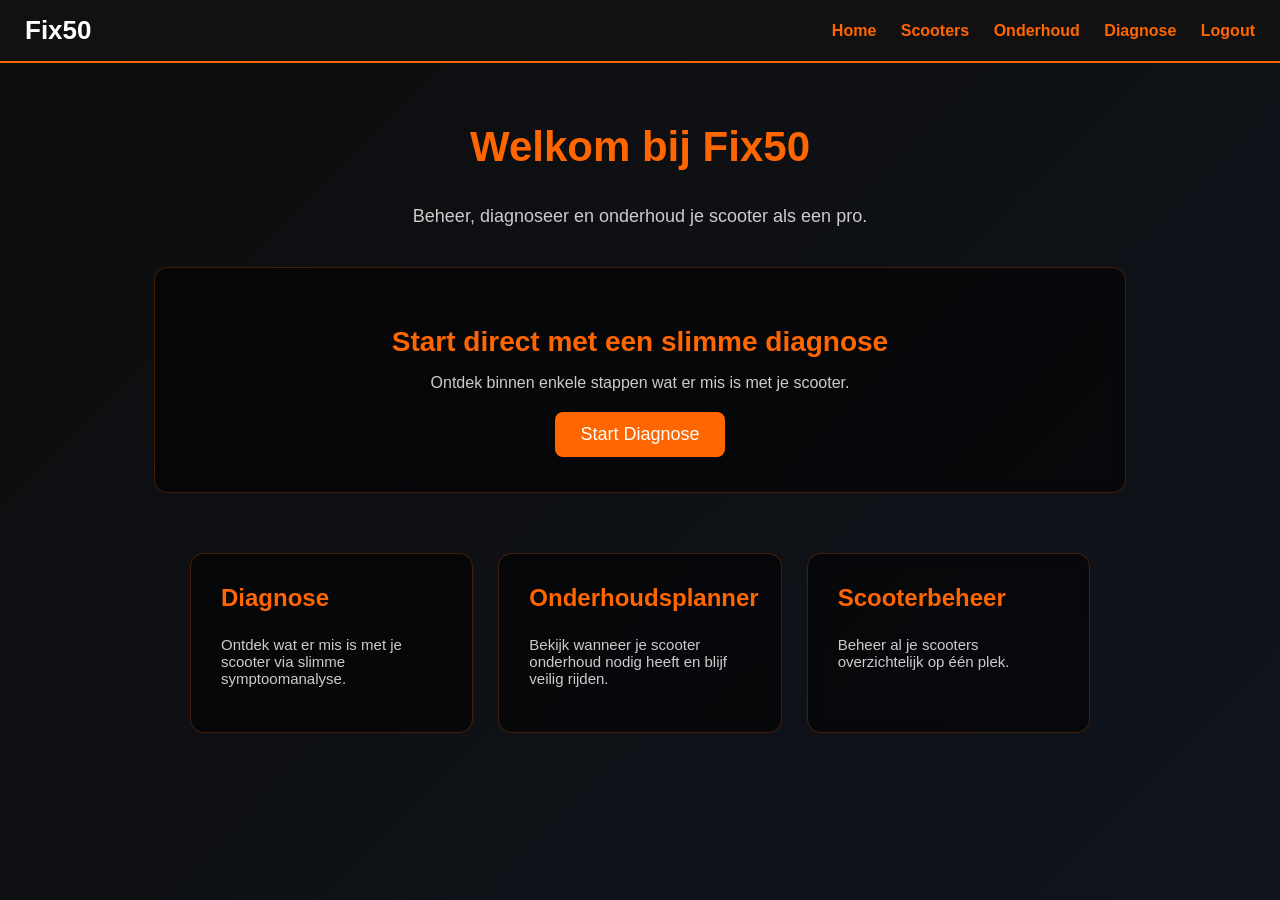
<file: index.html>
<!DOCTYPE html>
<html lang="nl">
<head>
    <meta charset="UTF-8">
    <title>Fix50 – Home</title>
    <link rel="stylesheet" href="style.css">
</head>

<body class="index-bg">

<header class="topbar">
    <span class="logo-text">Fix50</span>

    <nav class="nav-links">
        <a class="active" href="index.html">Home</a>
        <a href="scooter.html">Scooters</a>
        <a href="onderhoud.html">Onderhoud</a>
        <a href="diagnose.html">Diagnose</a>
        <a href="login.html" onclick="localStorage.removeItem('token')">Logout</a>
    </nav>
</header>

<section class="hero">
    <h1>Welkom bij Fix50</h1>
    <p>Beheer, diagnoseer en onderhoud je scooter als een pro.</p>
</section>

<section class="cta-banner">
    <h2>Start direct met een slimme diagnose</h2>
    <p>Ontdek binnen enkele stappen wat er mis is met je scooter.</p>
    <a href="diagnose.html" class="cta-button">Start Diagnose</a>
</section>

<div class="home-grid">
    <a href="diagnose.html" class="home-card">
        <h3>Diagnose</h3>
        <p>Ontdek wat er mis is met je scooter via slimme symptoomanalyse.</p>
    </a>

    <a href="onderhoud.html" class="home-card">
        <h3>Onderhoudsplanner</h3>
        <p>Bekijk wanneer je scooter onderhoud nodig heeft en blijf veilig rijden.</p>
    </a>

    <a href="scooter.html" class="home-card">
        <h3>Scooterbeheer</h3>
        <p>Beheer al je scooters overzichtelijk op één plek.</p>
    </a>
</div>

</body>
</html>
</file>
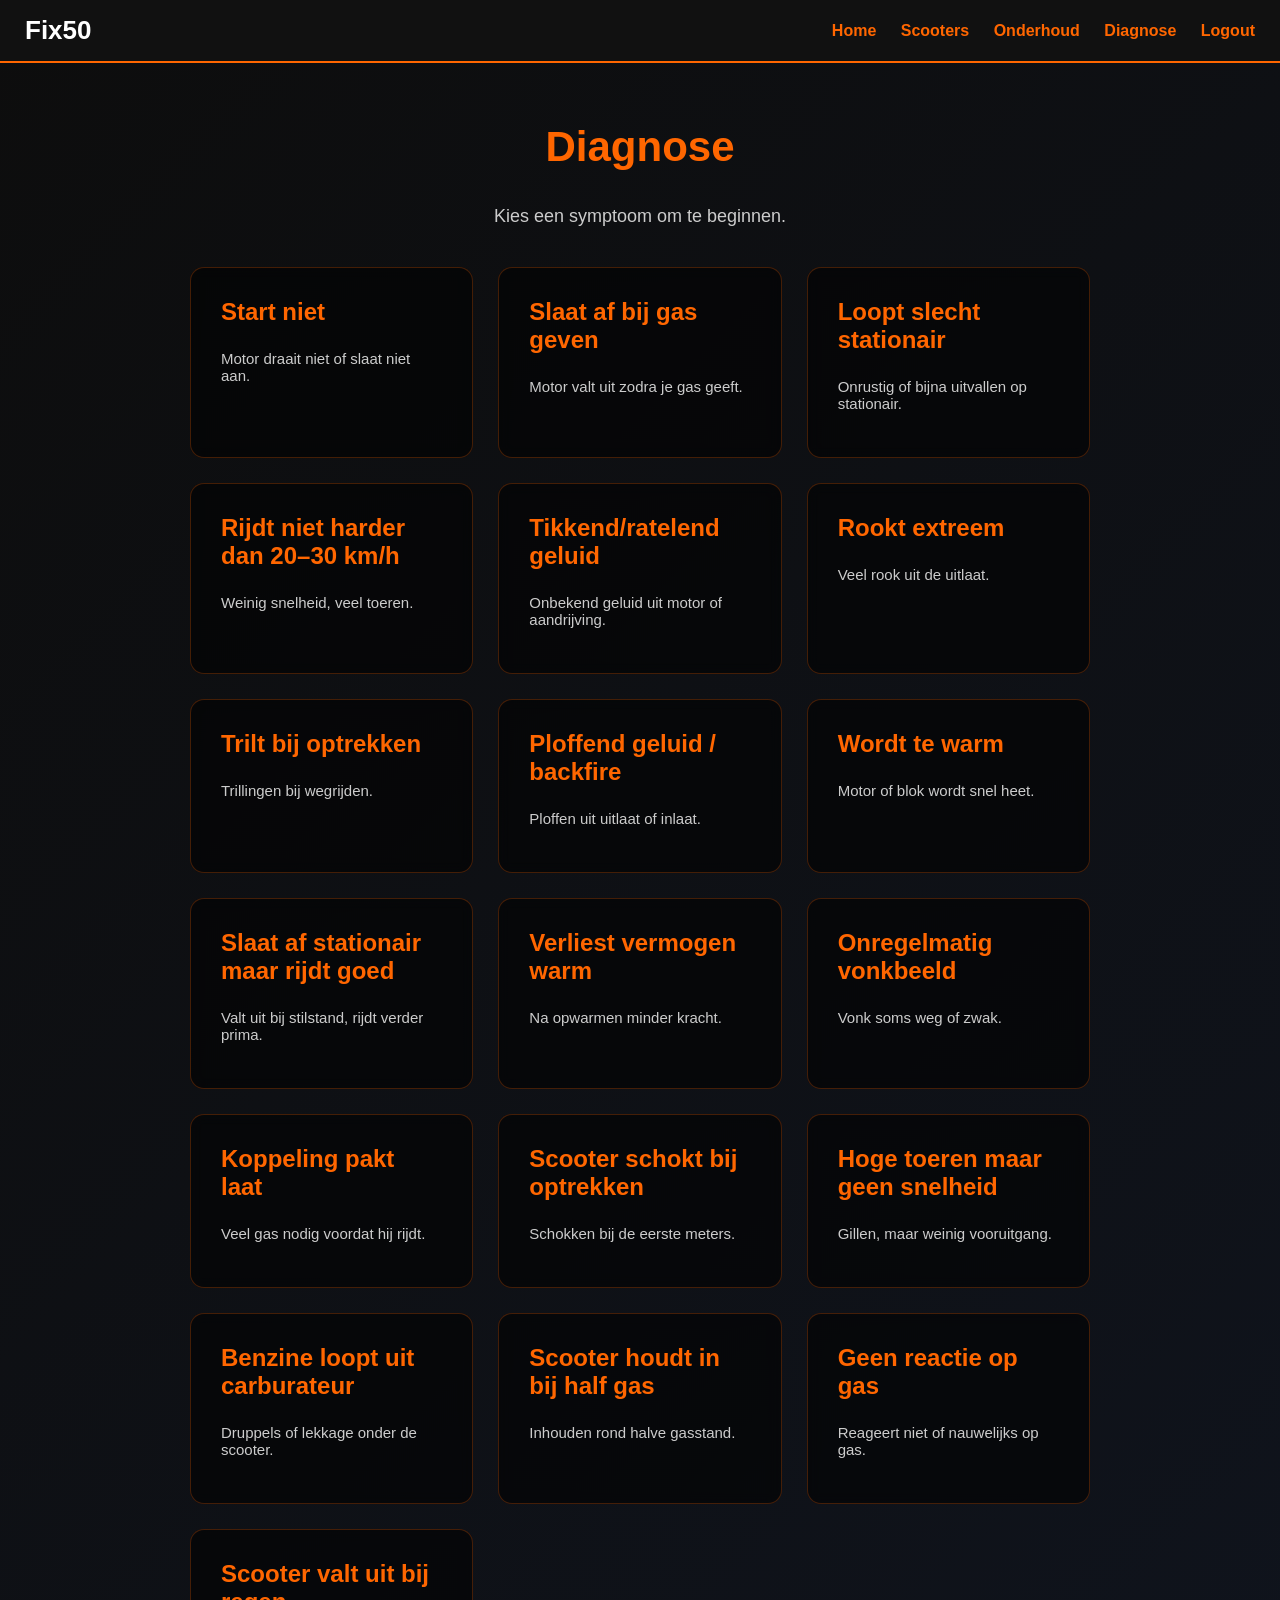
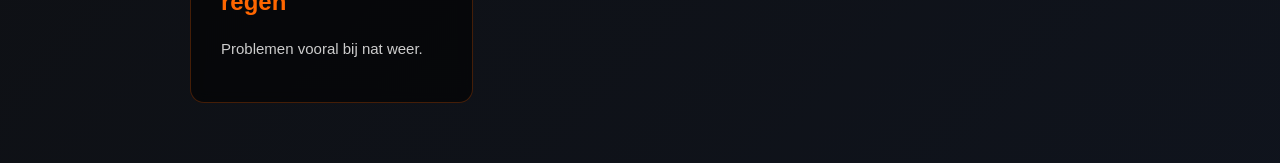
<file: diagnose.html>
<!DOCTYPE html>
<html lang="nl">
<head>
    <meta charset="UTF-8">
    <title>Diagnose – Fix50</title>
    <link rel="stylesheet" href="style.css">
</head>

<body class="index-bg">

<header class="topbar">
    <span class="logo-text">Fix50</span>

    <nav class="nav-links">
        <a href="index.html">Home</a>
        <a href="scooter.html">Scooters</a>
        <a href="onderhoud.html">Onderhoud</a>
        <a class="active" href="diagnose.html">Diagnose</a>
        <a href="login.html" onclick="localStorage.removeItem('token')">Logout</a>
    </nav>
</header>

<section class="hero">
    <h1>Diagnose</h1>
    <p>Kies een symptoom om te beginnen.</p>
</section>

<div class="symptom-cards home-grid">

    <div class="home-card" onclick="startDiagnosis('Start niet')">
        <h3>Start niet</h3>
        <p>Motor draait niet of slaat niet aan.</p>
    </div>

    <div class="home-card" onclick="startDiagnosis('Slaat af bij gas geven')">
        <h3>Slaat af bij gas geven</h3>
        <p>Motor valt uit zodra je gas geeft.</p>
    </div>

    <div class="home-card" onclick="startDiagnosis('Loopt slecht stationair')">
        <h3>Loopt slecht stationair</h3>
        <p>Onrustig of bijna uitvallen op stationair.</p>
    </div>

    <div class="home-card" onclick="startDiagnosis('Rijdt niet harder dan 20–30 km/h')">
        <h3>Rijdt niet harder dan 20–30 km/h</h3>
        <p>Weinig snelheid, veel toeren.</p>
    </div>

    <div class="home-card" onclick="startDiagnosis('Tikkend/ratelend geluid')">
        <h3>Tikkend/ratelend geluid</h3>
        <p>Onbekend geluid uit motor of aandrijving.</p>
    </div>

    <div class="home-card" onclick="startDiagnosis('Rookt extreem')">
        <h3>Rookt extreem</h3>
        <p>Veel rook uit de uitlaat.</p>
    </div>

    <div class="home-card" onclick="startDiagnosis('Trilt bij optrekken')">
        <h3>Trilt bij optrekken</h3>
        <p>Trillingen bij wegrijden.</p>
    </div>

    <div class="home-card" onclick="startDiagnosis('Ploffend geluid / backfire')">
        <h3>Ploffend geluid / backfire</h3>
        <p>Ploffen uit uitlaat of inlaat.</p>
    </div>

    <div class="home-card" onclick="startDiagnosis('Wordt te warm')">
        <h3>Wordt te warm</h3>
        <p>Motor of blok wordt snel heet.</p>
    </div>

    <div class="home-card" onclick="startDiagnosis('Slaat af stationair maar rijdt goed')">
        <h3>Slaat af stationair maar rijdt goed</h3>
        <p>Valt uit bij stilstand, rijdt verder prima.</p>
    </div>

    <div class="home-card" onclick="startDiagnosis('Verliest vermogen warm')">
        <h3>Verliest vermogen warm</h3>
        <p>Na opwarmen minder kracht.</p>
    </div>

    <div class="home-card" onclick="startDiagnosis('Onregelmatig vonkbeeld')">
        <h3>Onregelmatig vonkbeeld</h3>
        <p>Vonk soms weg of zwak.</p>
    </div>

    <div class="home-card" onclick="startDiagnosis('Koppeling pakt laat')">
        <h3>Koppeling pakt laat</h3>
        <p>Veel gas nodig voordat hij rijdt.</p>
    </div>

    <div class="home-card" onclick="startDiagnosis('Scooter schokt bij optrekken')">
        <h3>Scooter schokt bij optrekken</h3>
        <p>Schokken bij de eerste meters.</p>
    </div>

    <div class="home-card" onclick="startDiagnosis('Hoge toeren maar geen snelheid')">
        <h3>Hoge toeren maar geen snelheid</h3>
        <p>Gillen, maar weinig vooruitgang.</p>
    </div>

    <div class="home-card" onclick="startDiagnosis('Benzine loopt uit carburateur')">
        <h3>Benzine loopt uit carburateur</h3>
        <p>Druppels of lekkage onder de scooter.</p>
    </div>

    <div class="home-card" onclick="startDiagnosis('Scooter houdt in bij half gas')">
        <h3>Scooter houdt in bij half gas</h3>
        <p>Inhouden rond halve gasstand.</p>
    </div>

    <div class="home-card" onclick="startDiagnosis('Geen reactie op gas')">
        <h3>Geen reactie op gas</h3>
        <p>Reageert niet of nauwelijks op gas.</p>
    </div>

    <div class="home-card" onclick="startDiagnosis('Scooter valt uit bij regen')">
        <h3>Scooter valt uit bij regen</h3>
        <p>Problemen vooral bij nat weer.</p>
    </div>

</div>

<div id="wizard" class="hidden"></div>

<script src="diagnoseData.js"></script>
<script src="diagnoseFlow.js"></script>
</body>
</html>
</file>
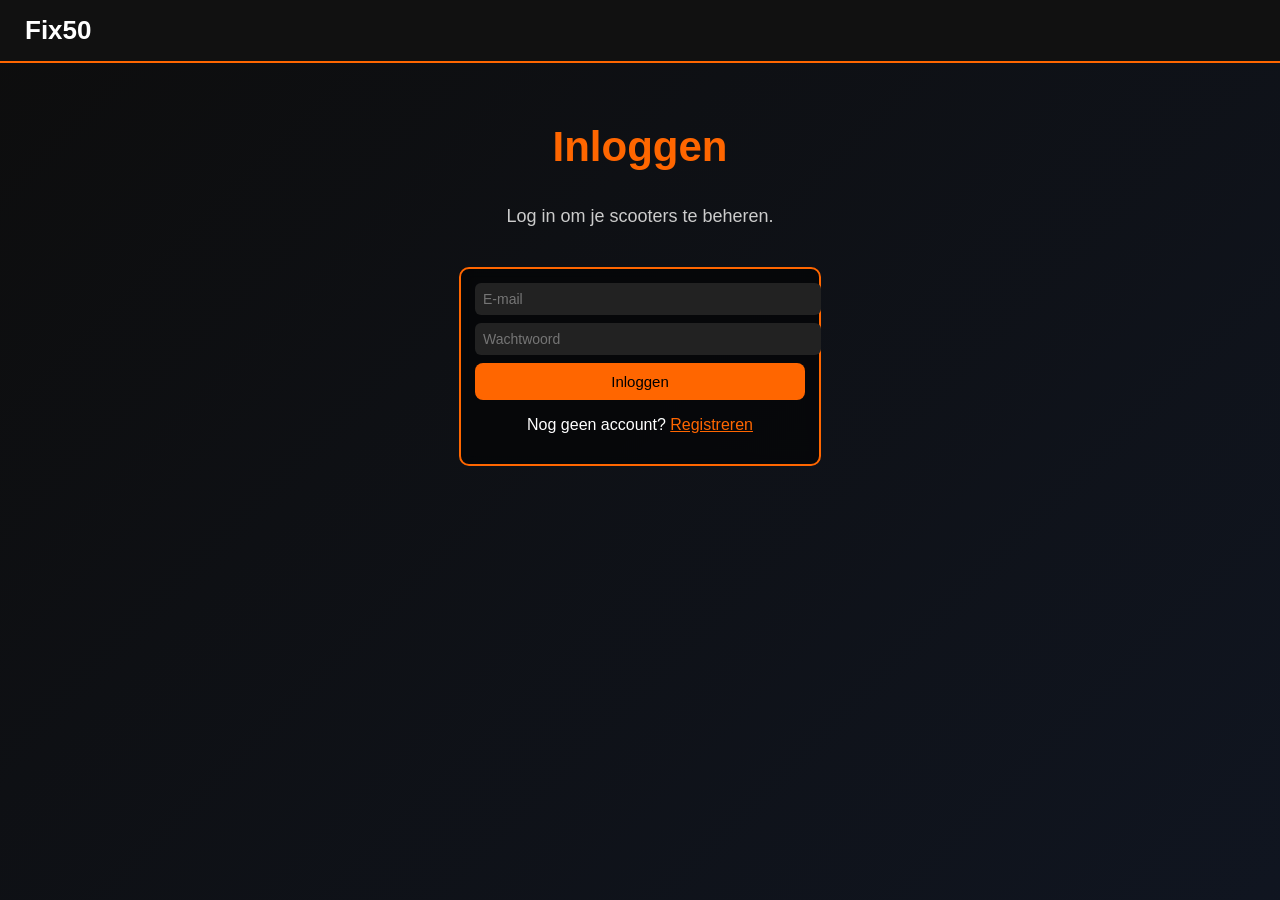
<file: login.html>
<!DOCTYPE html>
<html lang="nl">
<head>
    <meta charset="UTF-8">
    <title>Login – Fix50</title>
    <link rel="stylesheet" href="style.css">
</head>

<body class="index-bg">

<header class="topbar">
    <span class="logo-text">Fix50</span>
</header>

<section class="hero">
    <h1>Inloggen</h1>
    <p>Log in om je scooters te beheren.</p>
</section>

<div class="form-card">
    <input id="email" type="email" placeholder="E-mail">
    <input id="password" type="password" placeholder="Wachtwoord">

    <button onclick="login()">Inloggen</button>

    <p id="login-msg"></p>

    <p style="text-align:center; margin-top:10px;">
        Nog geen account? <a href="register.html" style="color:#ff6600;">Registreren</a>
    </p>
</div>

<script>
async function login() {
    const email = document.getElementById("email").value.trim();
    const password = document.getElementById("password").value.trim();
    const msg = document.getElementById("login-msg");

    msg.textContent = "";
    msg.style.color = "red";

    if (!email || !password) {
        msg.textContent = "Vul alle velden in.";
        return;
    }

    try {
        const res = await fetch("https://fix50.onrender.com/api/auth/login", {
            method: "POST",
            headers: {"Content-Type": "application/json"},
            body: JSON.stringify({ email, password })
        });

        const data = await res.json();

        if (!res.ok) throw new Error(data.error || "Login mislukt");

        localStorage.setItem("token", data.token);

        msg.style.color = "green";
        msg.textContent = "Succesvol ingelogd!";

        setTimeout(() => location.href = "scooter.html", 500);

    } catch (err) {
        msg.textContent = err.message;
    }
}
</script>

</body>
</html>
</file>
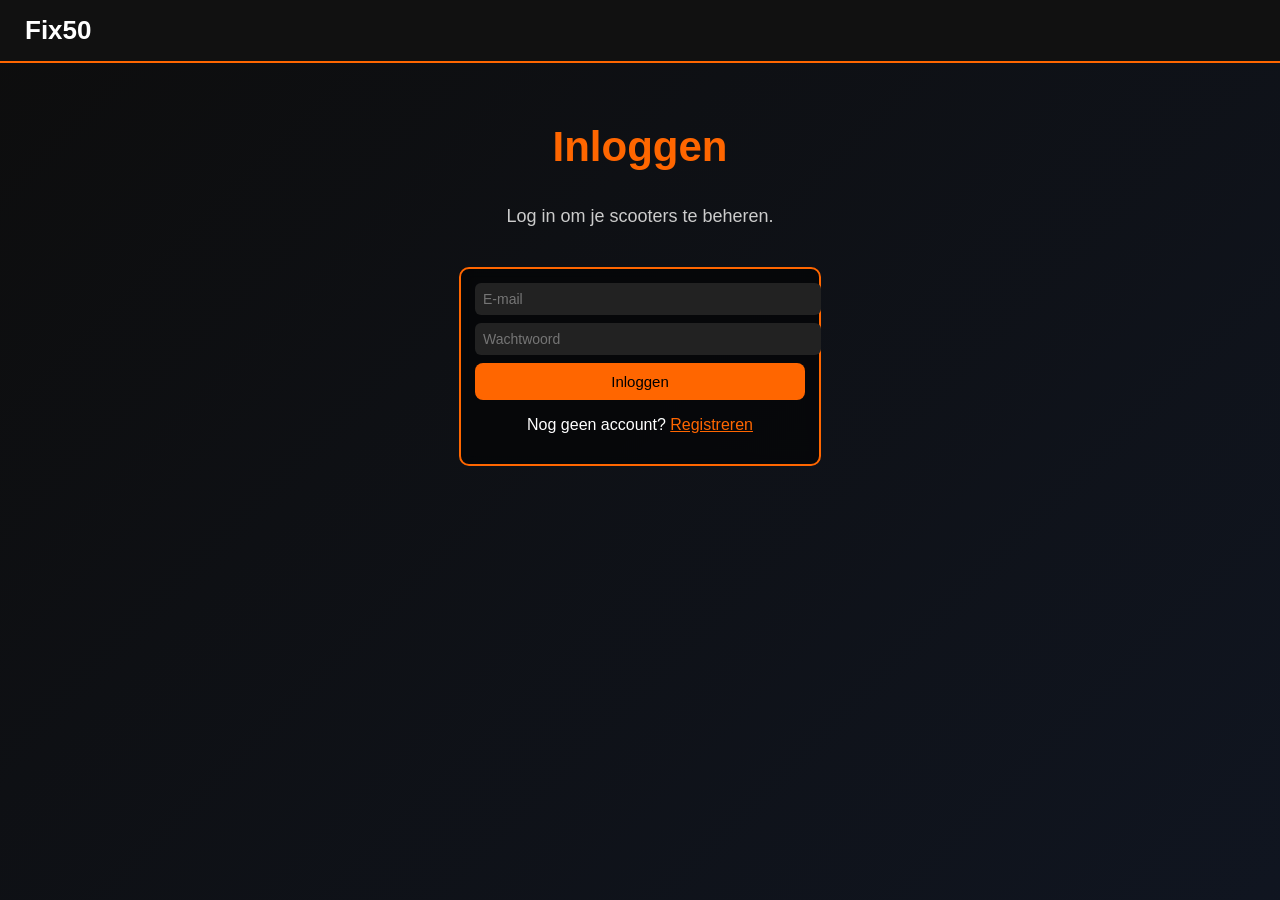
<file: onderhoud.html>
<!DOCTYPE html>
<html lang="nl">
<head>
    <meta charset="UTF-8">
    <title>Onderhoudsplanner – Fix50</title>
    <link rel="stylesheet" href="style.css">
</head>

<body class="index-bg">

<header class="topbar">
    <span class="logo-text">Fix50</span>

    <nav class="nav-links">
        <a href="index.html">Home</a>
        <a href="scooter.html">Scooters</a>
        <a class="active" href="onderhoud.html">Onderhoud</a>
        <a href="diagnose.html">Diagnose</a>
        <a href="login.html" onclick="localStorage.removeItem('token')">Logout</a>
    </nav>
</header>

<section class="hero">
    <h1>Onderhoudsplanner</h1>
    <p>Vul je kilometers in en ontvang automatisch onderhoudsadvies.</p>
</section>

<!-- KM INVOER -->
<div class="form-card">
    <h3 style="color:#ff6600; text-align:center;">Onderhoud instellen</h3>

    <input id="kmPerDag" type="number" placeholder="Hoeveel km rijd je per dag?">
    <button onclick="berekenOnderhoud()">Bereken onderhoud</button>

    <p id="onderhoud-msg"></p>
</div>

<!-- RESULTATEN -->
<div id="onderhoud-resultaten" class="home-grid"></div>

<!-- MAIL SIMULATIE -->
<div id="mail-simulatie" class="diagnose-container hidden">
    <h2>📧 Onderhoudsmelding verstuurd</h2>
    <p>Fix50 heeft een onderhoudsherinnering naar jouw e-mail gestuurd.</p>
    <p style="color:#ff6600;">(Simulatie voor je docent — geen echte mail)</p>
</div>

<script src="script.js"></script>
<script src="onderhoudLogic.js"></script>

</body>
</html>
</file>
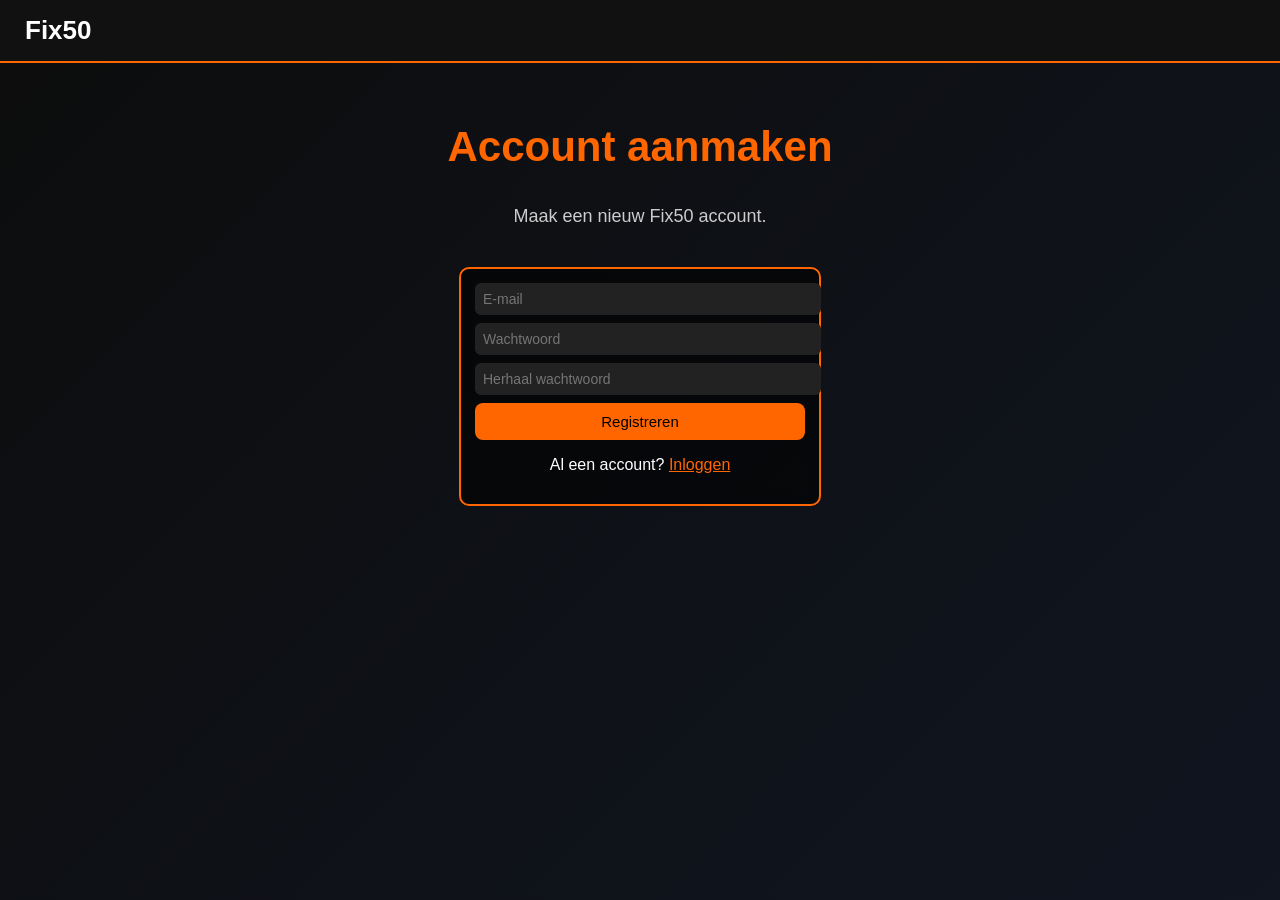
<file: register.html>
<!DOCTYPE html>
<html lang="nl">
<head>
    <meta charset="UTF-8">
    <title>Registreren – Fix50</title>
    <link rel="stylesheet" href="style.css">
</head>

<body class="index-bg">

<header class="topbar">
    <span class="logo-text">Fix50</span>
</header>

<section class="hero">
    <h1>Account aanmaken</h1>
    <p>Maak een nieuw Fix50 account.</p>
</section>

<div class="form-card">
    <input id="email" type="email" placeholder="E-mail">
    <input id="password" type="password" placeholder="Wachtwoord">
    <input id="password2" type="password" placeholder="Herhaal wachtwoord">

    <button onclick="register()">Registreren</button>

    <p id="reg-msg"></p>

    <p style="text-align:center; margin-top:10px;">
        Al een account? <a href="login.html" style="color:#ff6600;">Inloggen</a>
    </p>
</div>

<script>
async function register() {
    const email = document.getElementById("email").value.trim();
    const password = document.getElementById("password").value.trim();
    const password2 = document.getElementById("password2").value.trim();
    const msg = document.getElementById("reg-msg");

    msg.textContent = "";
    msg.style.color = "red";

    if (!email || !password || !password2) {
        msg.textContent = "Vul alle velden in.";
        return;
    }

    if (password !== password2) {
        msg.textContent = "Wachtwoorden komen niet overeen.";
        return;
    }

    try {
        const res = await fetch("https://fix50.onrender.com/api/auth/register", {
            method: "POST",
            headers: {"Content-Type": "application/json"},
            body: JSON.stringify({ email, password })
        });

        const data = await res.json();

        if (!res.ok) throw new Error(data.error || "Registratie mislukt");

        msg.style.color = "green";
        msg.textContent = "Account aangemaakt! Je wordt ingelogd...";

        // Automatisch inloggen
        localStorage.setItem("token", data.token);

        setTimeout(() => location.href = "scooter.html", 500);

    } catch (err) {
        msg.textContent = err.message;
    }
}
</script>

</body>
</html>
</file>
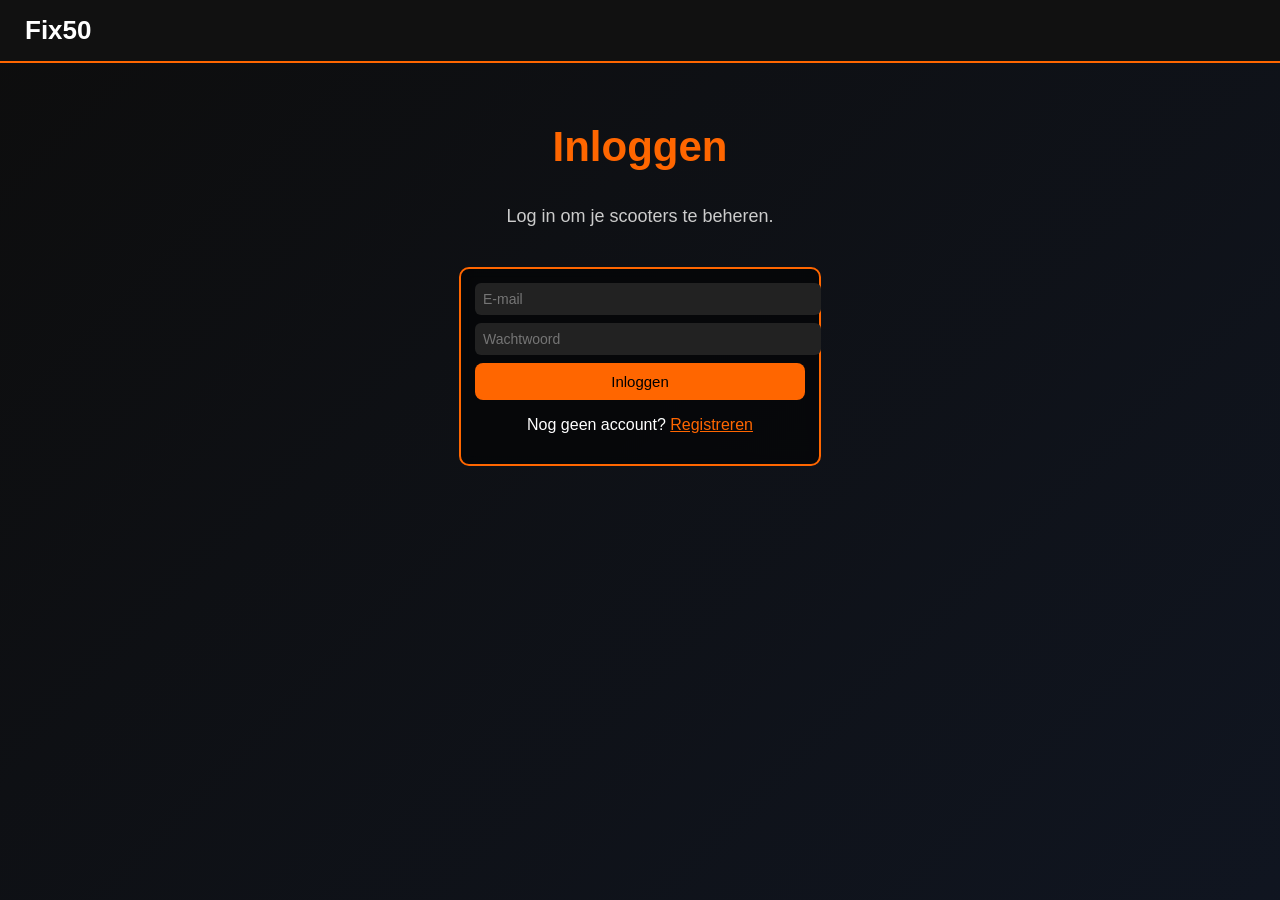
<file: scooter.html>
<!DOCTYPE html>
<html lang="nl">
<head>
    <meta charset="UTF-8">
    <title>Scooterbeheer – Fix50</title>
    <link rel="stylesheet" href="style.css">
</head>

<body class="index-bg">

<header class="topbar">
    <span class="logo-text">Fix50</span>

    <nav class="nav-links">
        <a href="index.html">Home</a>
        <a class="active" href="scooter.html">Scooters</a>
        <a href="onderhoud.html">Onderhoud</a>
        <a href="diagnose.html">Diagnose</a>
        <a href="login.html" onclick="localStorage.removeItem('token')">Logout</a>
    </nav>
</header>

<section class="hero">
    <h1>Scooterbeheer</h1>
    <p>Beheer al je scooters overzichtelijk op één plek.</p>
</section>

<div class="form-card">
    <h3 style="color:#ff6600; text-align:center;">Nieuwe scooter toevoegen</h3>

    <input id="naam" placeholder="Naam scooter">
    <input id="kenteken" placeholder="Kenteken">
    <input id="km" type="number" placeholder="Kilometerstand">
    <select id="type">
        <option value="">Kies type</option>
        <option value="2T">2-Takt</option>
        <option value="4T">4-Takt</option>
    </select>

    <button onclick="saveScooter()">Opslaan</button>
    <p id="message"></p>
</div>

<div id="scooter-list" class="scooter-grid"></div>

<div id="edit-popup" class="popup hidden">
    <div class="popup-content">
        <h3 style="color:#ff6600;">Scooter bewerken</h3>

        <input id="edit-id" type="hidden">
        <input id="edit-naam" placeholder="Naam">
        <input id="edit-kenteken" placeholder="Kenteken">
        <input id="edit-km" type="number" placeholder="Kilometerstand">
        <select id="edit-type">
            <option value="2T">2-Takt</option>
            <option value="4T">4-Takt</option>
        </select>

        <button onclick="updateScooter()">Opslaan</button>
        <button class="danger" onclick="closePopup()">Annuleren</button>
    </div>
</div>

<script src="script.js"></script>
</body>
</html>
</file>
<file: style.css>
/* GLOBAL */

body {
    margin: 0;
    padding: 0;
    font-family: Arial, sans-serif;
    color: white;
}

.index-bg {
    background: linear-gradient(135deg, #0d0d0d, #111827, #1a1a1a, #ff6600);
    background-size: 500% 500%;
    animation: bgMove 35s ease-in-out infinite;
}

@keyframes bgMove {
    0% { background-position: 0% 50%; }
    50% { background-position: 100% 50%; }
    100% { background-position: 0% 50%; }
}

/* TOPBAR */

.topbar {
    display: flex;
    justify-content: space-between;
    align-items: center;
    background: #111;
    padding: 15px 25px;
    border-bottom: 2px solid #ff6600;
}

.logo-text {
    font-size: 26px;
    font-weight: 700;
    color: white;
}

.nav-links a {
    margin-left: 20px;
    color: #ff6600;
    font-weight: 600;
    text-decoration: none;
    transition: 0.2s;
}

.nav-links a:hover {
    color: white;
}

/* HERO */

.hero {
    text-align: center;
    margin-top: 60px;
    margin-bottom: 40px;
}

.hero h1 {
    font-size: 42px;
    font-weight: 800;
    color: #ff6600;
}

.hero p {
    font-size: 18px;
    color: #ccc;
}

/* CTA BANNER */

.cta-banner {
    width: 90%;
    max-width: 900px;
    margin: 0 auto 60px;
    padding: 35px;
    background: rgba(0,0,0,0.55);
    border-radius: 14px;
    text-align: center;
    backdrop-filter: blur(6px);
    border: 1px solid rgba(255,102,0,0.25);
}

.cta-banner h2 {
    font-size: 28px;
    color: #ff6600;
    margin-bottom: 10px;
}

.cta-banner p {
    color: #ccc;
    margin-bottom: 20px;
}

.cta-button {
    display: inline-block;
    padding: 12px 25px;
    background: #ff6600;
    color: white;
    border-radius: 8px;
    text-decoration: none;
    font-size: 18px;
    transition: 0.25s;
}

.cta-button:hover {
    background: #ff7f2a;
    transform: scale(1.05);
}

/* HOME GRID + CARDS */

.home-grid {
    display: grid;
    grid-template-columns: repeat(auto-fit, minmax(260px, 1fr));
    gap: 25px;
    width: 90%;
    max-width: 900px;
    margin: 0 auto 80px;
}

@keyframes cardGlow {
    0% { box-shadow: 0 0 10px rgba(255,102,0,0.2); }
    50% { box-shadow: 0 0 25px rgba(255,102,0,0.45); }
    100% { box-shadow: 0 0 10px rgba(255,102,0,0.2); }
}

.home-card {
    display: block;
    background: rgba(0,0,0,0.55);
    padding: 30px;
    border-radius: 14px;
    text-decoration: none;
    color: white;
    transition: 0.25s;
    backdrop-filter: blur(6px);
    border: 1px solid rgba(255,102,0,0.25);
}

.home-card:hover {
    transform: translateY(-6px) scale(1.03);
    background: rgba(255,102,0,0.18);
    animation: cardGlow 2.5s infinite ease-in-out;
}

.home-card h3 {
    margin-top: 0;
    font-size: 24px;
    color: #ff6600;
}

.home-card p {
    color: #ccc;
    font-size: 15px;
}

/* FORM CARD (SCOOTER TOEVOEGEN) */

.form-card {
    background: rgba(0,0,0,0.55);
    border: 2px solid #ff6600;
    padding: 14px;
    border-radius: 10px;
    max-width: 330px;
    margin: 0 auto 25px;
    backdrop-filter: blur(6px);
}

.form-card input,
.form-card select {
    width: 100%;
    padding: 8px;
    margin-bottom: 8px;
    border-radius: 6px;
    border: none;
    background: #222;
    color: white;
    font-size: 14px;
}

.form-card button {
    width: 100%;
    background: #ff6600;
    padding: 10px;
    border: none;
    border-radius: 8px;
    font-size: 15px;
    cursor: pointer;
}

.form-card button:hover {
    background: #ff7f2a;
}

/* SCOOTER GRID + CARDS */

.scooter-grid {
    display: grid;
    grid-template-columns: repeat(auto-fill, minmax(230px, 1fr));
    gap: 18px;
    width: 90%;
    max-width: 1000px;
    margin: 0 auto 40px;
}

.scooter-card {
    background: rgba(0,0,0,0.55);
    border: 2px solid #ff6600;
    padding: 15px;
    border-radius: 10px;
    transition: 0.2s;
    backdrop-filter: blur(6px);
}

.scooter-card:hover {
    transform: scale(1.03);
    background: #ff6600;
    color: black;
}

.card-buttons {
    display: flex;
    justify-content: space-between;
    margin-top: 12px;
}

.card-buttons button {
    flex: 1;
    margin: 0 4px;
    padding: 8px;
    border: none;
    border-radius: 6px;
    cursor: pointer;
}

.edit-btn {
    background: #ffaa00;
}

.delete-btn {
    background: #ff3300;
    color: white;
}

/* POPUP */

.popup {
    position: fixed;
    top: 0;
    left: 0;
    width: 100%;
    height: 100%;
    background: rgba(0,0,0,0.75);
    display: flex;
    justify-content: center;
    align-items: center;
}

.popup-content {
    background: rgba(0,0,0,0.75);
    padding: 20px;
    border-radius: 10px;
    border: 2px solid #ff6600;
    width: 320px;
    backdrop-filter: blur(8px);
}

.popup-content input,
.popup-content select {
    width: 100%;
    padding: 10px;
    margin-bottom: 10px;
    border-radius: 6px;
    border: none;
    background: #222;
    color: white;
}

.popup-content button {
    width: 100%;
    padding: 10px;
    margin-top: 8px;
    border-radius: 6px;
    border: none;
    cursor: pointer;
}

.danger {
    background: #ff3300;
    color: white;
}

.hidden {
    display: none;
}

/* DIAGNOSE WIZARD */

.symptom-cards {
    width: 90%;
    max-width: 900px;
    margin: 0 auto 60px;
}

.diagnose-container {
    width: 90%;
    max-width: 700px;
    margin: 0 auto 60px;
    background: rgba(0,0,0,0.55);
    border-radius: 14px;
    padding: 25px;
    border: 1px solid rgba(255,102,0,0.25);
    backdrop-filter: blur(6px);
}

.diagnose-container h2 {
    color: #ff6600;
    margin-top: 0;
}

.diagnose-container h3 {
    margin-top: 15px;
}

.answer-buttons {
    margin-top: 20px;
    display: flex;
    gap: 15px;
    justify-content: center;
    flex-wrap: wrap;
}

.answer-btn {
    padding: 10px 22px;
    border-radius: 8px;
    border: none;
    cursor: pointer;
    background: #ff6600;
    color: white;
    font-size: 16px;
    transition: 0.2s;
}

.answer-btn:hover {
    background: #ff7f2a;
    transform: scale(1.05);
}

.diagnose-container ul {
    padding-left: 20px;
}
</file>
